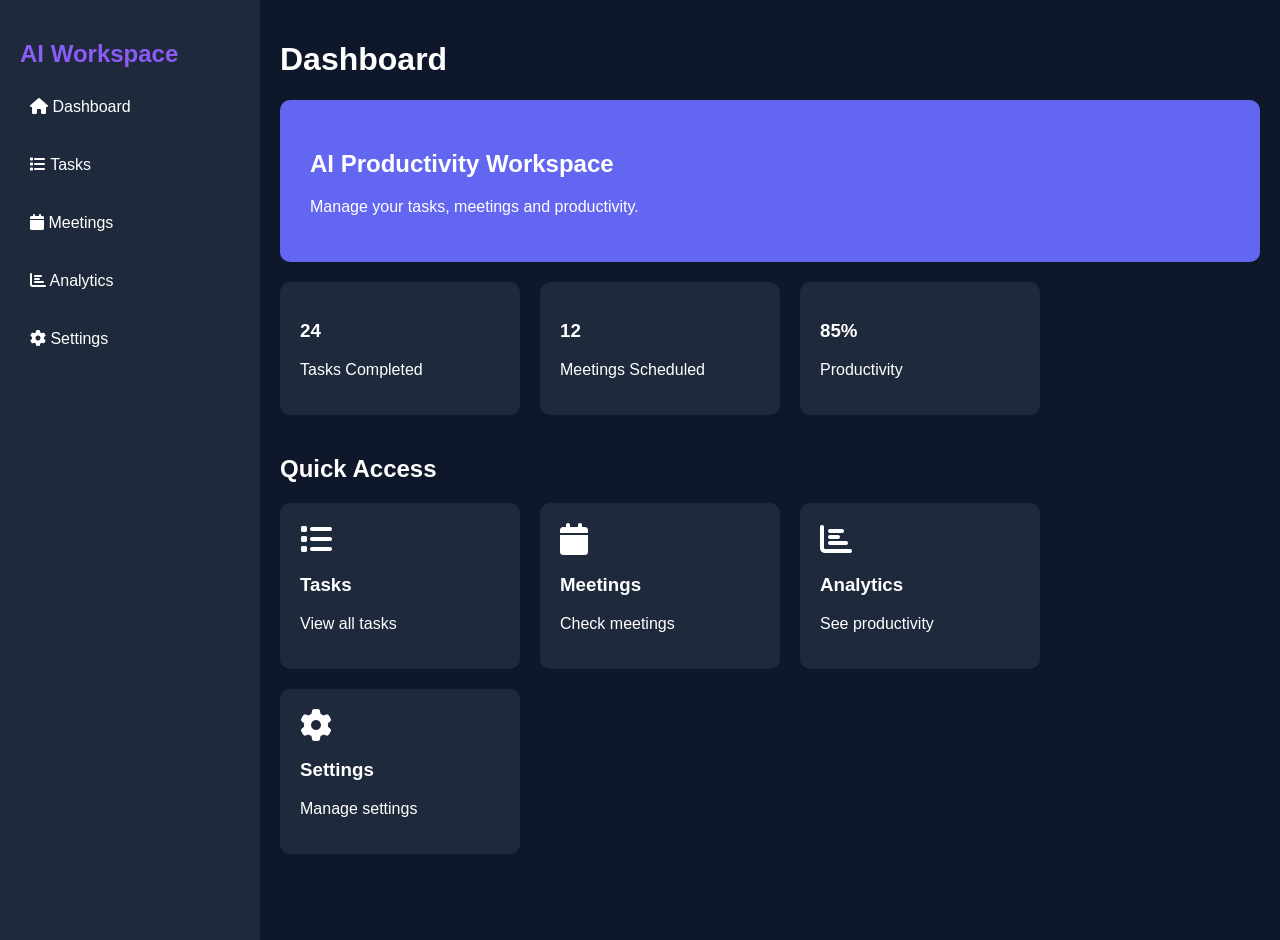
<file: index.html>
<!DOCTYPE html>
<html>

<head>

    <title>Dashboard</title>

    <!-- CONNECT CSS FILE -->

    <link rel="stylesheet" href="style.css">
    <!-- FONT AWESOME -->

    <link rel="stylesheet"
    href="https://cdnjs.cloudflare.com/ajax/libs/font-awesome/6.5.1/css/all.min.css">

</head>

<body>

    <div class="container">

        <!-- SIDEBAR -->

        <div class="sidebar">

            <h2>AI Workspace</h2>

            <!-- DASHBOARD PAGE -->

            <a href="index.html">
                <i class="fa fa-home"></i>
                Dashboard
            </a>

            <!-- TASKS PAGE -->

            <a href="tasks.html">
                <i class="fa fa-list"></i>
                Tasks
            </a>

            <!-- MEETINGS PAGE -->

            <a href="meetings.html">
                <i class="fa fa-calendar"></i>
                Meetings
            </a>

            <!-- ANALYTICS PAGE -->

            <a href="analytics.html">
                <i class="fa fa-chart-bar"></i>
                Analytics
            </a>

            <!-- SETTINGS PAGE -->

            <a href="settings.html">
                <i class="fa fa-gear"></i>
                Settings
            </a>

        </div>

        <!-- MAIN CONTENT -->

        <div class="main">

            <h1>Dashboard</h1>

            <!-- HERO SECTION -->

            <div class="hero">

                <h2>AI Productivity Workspace</h2>

                <p>
                    Manage your tasks, meetings and productivity.
                </p>

            </div>

            <!-- CARDS -->

            <div class="cards">

                <div class="card">

                    <h3>24</h3>

                    <p>Tasks Completed</p>

                </div>

                <div class="card">

                    <h3>12</h3>

                    <p>Meetings Scheduled</p>

                </div>

                <div class="card">

                    <h3>85%</h3>

                    <p>Productivity</p>

                </div>

            </div>

            <!-- QUICK LINKS -->

            <h2 style="margin-top:40px;">
                Quick Access
            </h2>

            <div class="cards">

                <!-- TASKS -->

                <a href="tasks.html"
                style="text-decoration:none; color:white;">

                    <div class="card">

                        <i class="fa fa-list fa-2x"></i>

                        <h3>Tasks</h3>

                        <p>View all tasks</p>

                    </div>

                </a>

                <!-- MEETINGS -->

                <a href="meetings.html"
                style="text-decoration:none; color:white;">

                    <div class="card">

                        <i class="fa fa-calendar fa-2x"></i>

                        <h3>Meetings</h3>

                        <p>Check meetings</p>

                    </div>

                </a>

                <!-- ANALYTICS -->

                <a href="analytics.html"
                style="text-decoration:none; color:white;">

                    <div class="card">

                        <i class="fa fa-chart-bar fa-2x"></i>

                        <h3>Analytics</h3>

                        <p>See productivity</p>

                    </div>

                </a>

                <!-- SETTINGS -->

                <a href="settings.html"
                style="text-decoration:none; color:white;">

                    <div class="card">

                        <i class="fa fa-gear fa-2x"></i>

                        <h3>Settings</h3>

                        <p>Manage settings</p>

                    </div>

                </a>

            </div>

        </div>

    </div>

</body>

</html>
</file>
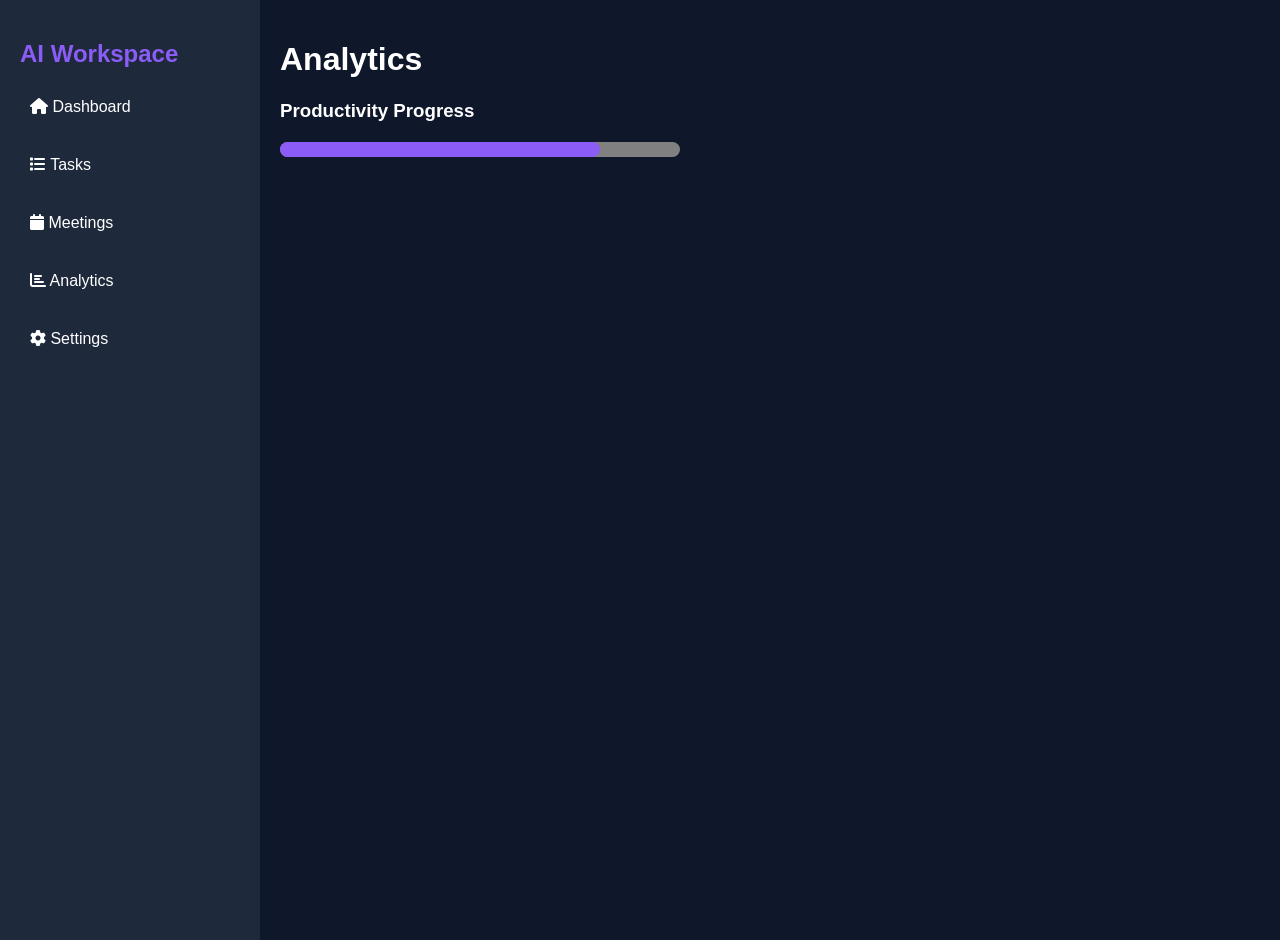
<file: analytics.html>
<!DOCTYPE html>
<html>

<head>

    <title>Analytics</title>

    <link rel="stylesheet" href="style.css">

    <link rel="stylesheet"
    href="https://cdnjs.cloudflare.com/ajax/libs/font-awesome/6.5.1/css/all.min.css">

</head>

<body>

<div class="container">

    <!-- SIDEBAR -->

    <div class="sidebar">

        <h2>AI Workspace</h2>

        <a href="index.html">
            <i class="fa fa-home"></i> Dashboard
        </a>

        <a href="tasks.html">
            <i class="fa fa-list"></i> Tasks
        </a>

        <a href="meetings.html">
            <i class="fa fa-calendar"></i> Meetings
        </a>

        <a href="analytics.html">
            <i class="fa fa-chart-bar"></i> Analytics
        </a>

        <a href="settings.html">
            <i class="fa fa-gear"></i> Settings
        </a>

    </div>

    <!-- MAIN -->

    <div class="main">

        <h1>Analytics</h1>

        <h3>Productivity Progress</h3>

        <div class="progress-bar">

            <div class="progress"></div>

        </div>

    </div>

</div>

</body>

</html>
</file>
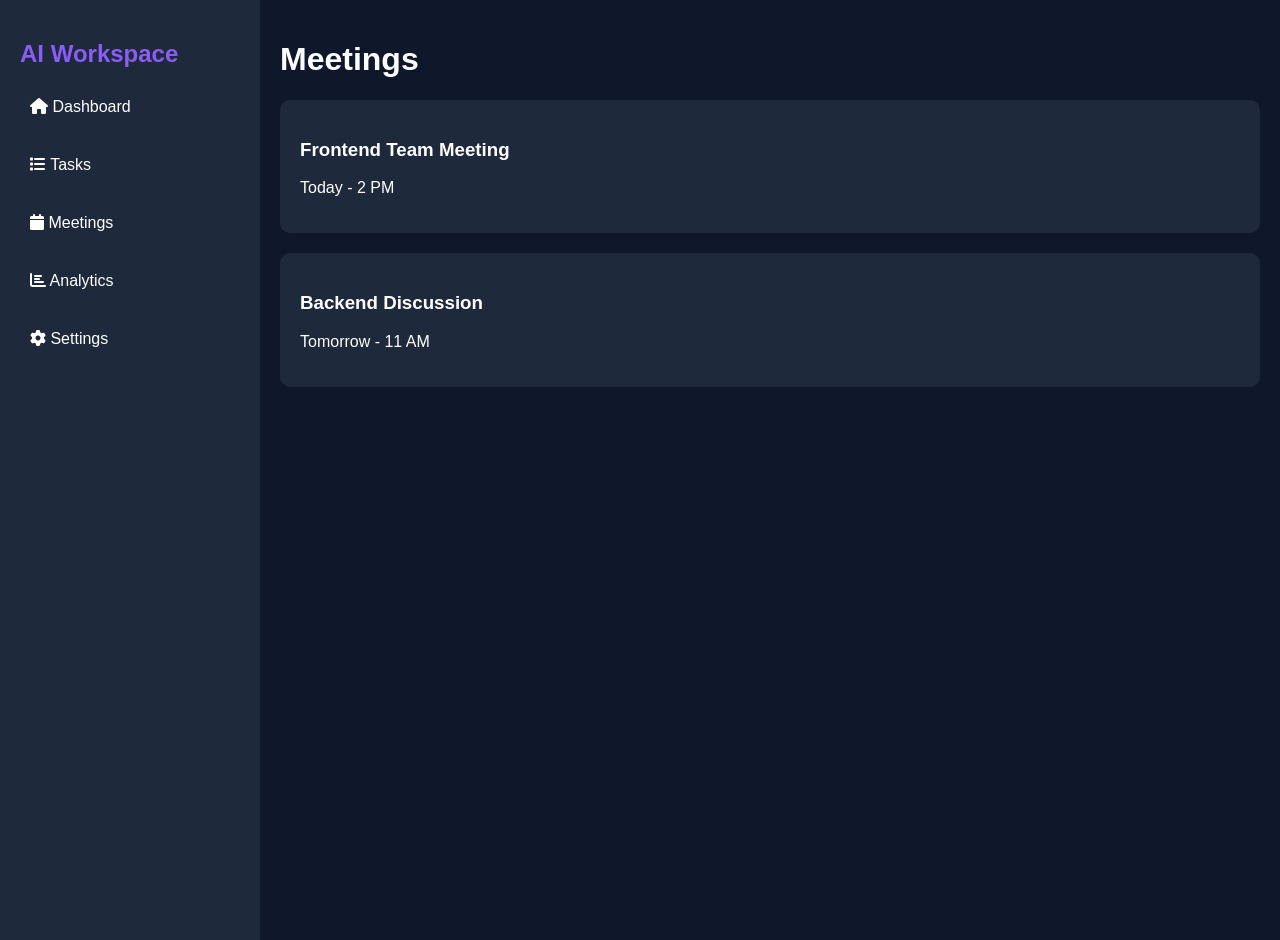
<file: meetings.html>
<!DOCTYPE html>
<html>

<head>

    <title>Meetings</title>

    <link rel="stylesheet" href="style.css">

    <link rel="stylesheet"
    href="https://cdnjs.cloudflare.com/ajax/libs/font-awesome/6.5.1/css/all.min.css">

</head>

<body>

<div class="container">

    <!-- SIDEBAR -->

    <div class="sidebar">

        <h2>AI Workspace</h2>

        <a href="index.html">
            <i class="fa fa-home"></i> Dashboard
        </a>

        <a href="tasks.html">
            <i class="fa fa-list"></i> Tasks
        </a>

        <a href="meetings.html">
            <i class="fa fa-calendar"></i> Meetings
        </a>

        <a href="analytics.html">
            <i class="fa fa-chart-bar"></i> Analytics
        </a>

        <a href="settings.html">
            <i class="fa fa-gear"></i> Settings
        </a>

    </div>

    <!-- MAIN -->

    <div class="main">

        <h1>Meetings</h1>

        <div class="meeting-card">

            <h3>Frontend Team Meeting</h3>

            <p>Today - 2 PM</p>

        </div>

        <div class="meeting-card">

            <h3>Backend Discussion</h3>

            <p>Tomorrow - 11 AM</p>

        </div>

    </div>

</div>

</body>

</html>
</file>
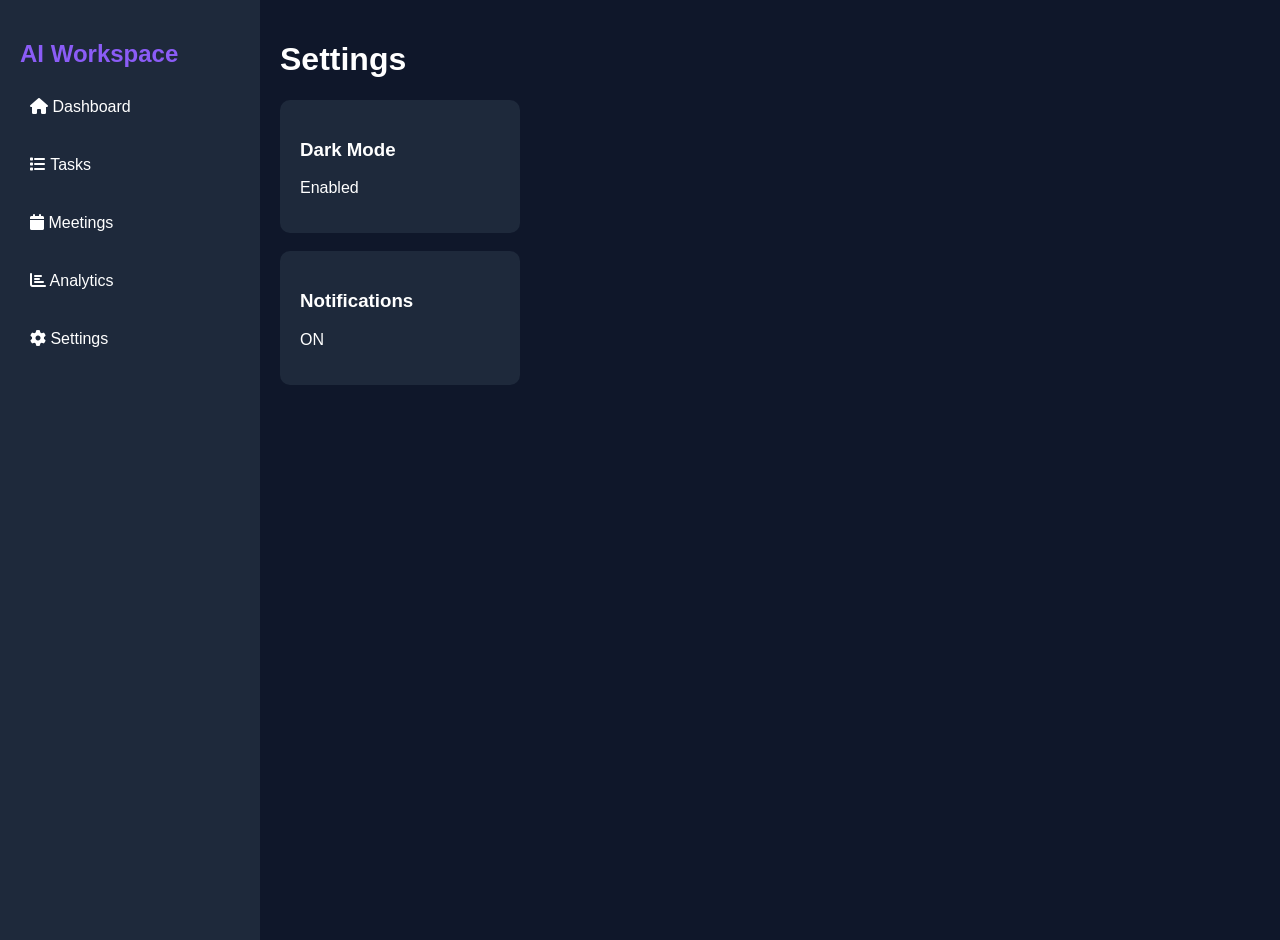
<file: settings.html>
<!DOCTYPE html>
<html>

<head>

    <title>Settings</title>

    <link rel="stylesheet" href="style.css">

    <link rel="stylesheet"
    href="https://cdnjs.cloudflare.com/ajax/libs/font-awesome/6.5.1/css/all.min.css">

</head>

<body>

<div class="container">

    <!-- SIDEBAR -->

    <div class="sidebar">

        <h2>AI Workspace</h2>

        <a href="index.html">
            <i class="fa fa-home"></i> Dashboard
        </a>

        <a href="tasks.html">
            <i class="fa fa-list"></i> Tasks
        </a>

        <a href="meetings.html">
            <i class="fa fa-calendar"></i> Meetings
        </a>

        <a href="analytics.html">
            <i class="fa fa-chart-bar"></i> Analytics
        </a>

        <a href="settings.html">
            <i class="fa fa-gear"></i> Settings
        </a>

    </div>

    <!-- MAIN -->

    <div class="main">

        <h1>Settings</h1>

        <div class="card">

            <h3>Dark Mode</h3>

            <p>Enabled</p>

        </div>

        <br>

        <div class="card">

            <h3>Notifications</h3>

            <p>ON</p>

        </div>

    </div>

</div>

</body>

</html>
</file>
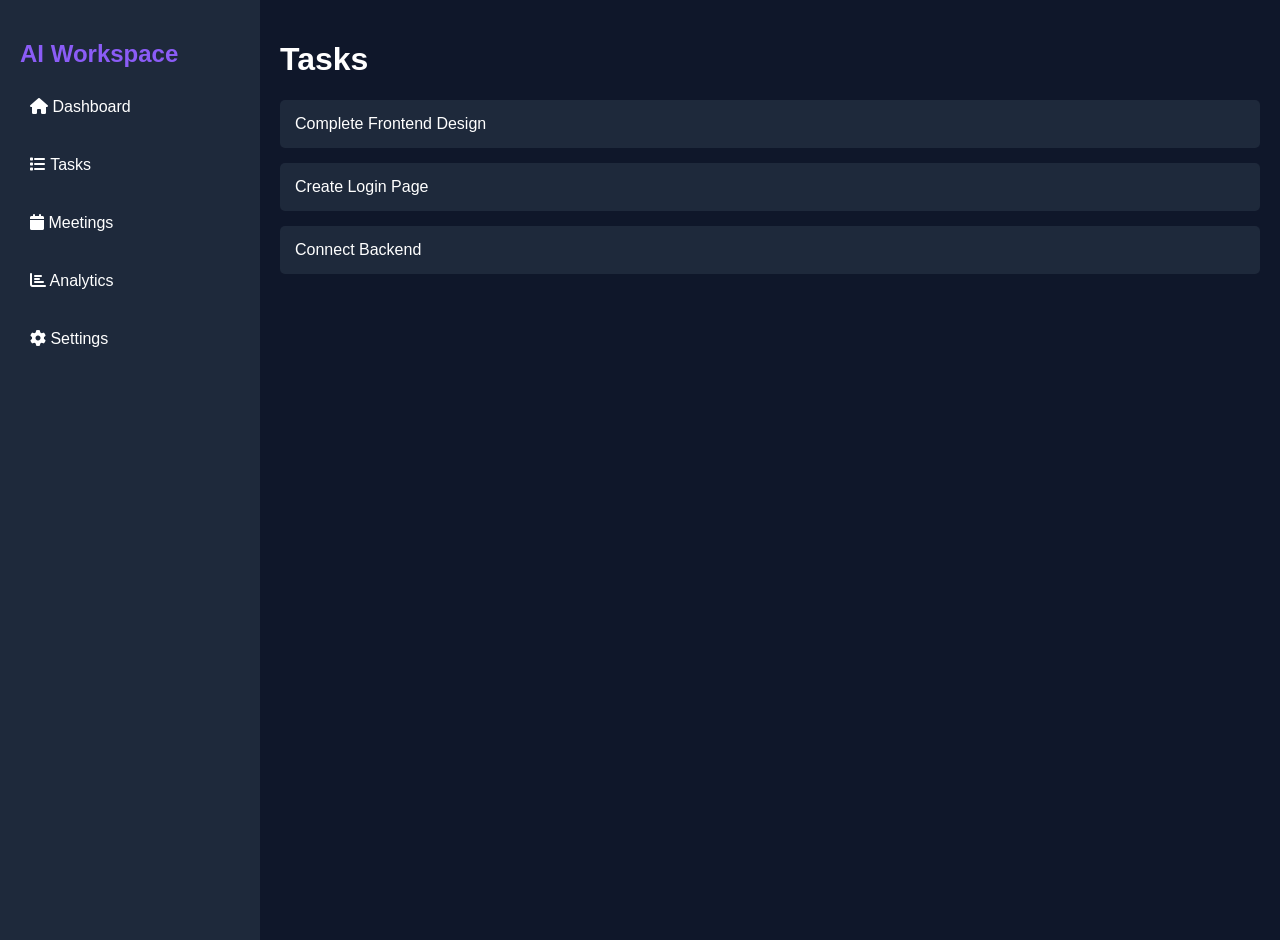
<file: tasks.html>
<!DOCTYPE html>
<html>

<head>

    <title>Tasks</title>

    <link rel="stylesheet" href="style.css">

    <link rel="stylesheet"
    href="https://cdnjs.cloudflare.com/ajax/libs/font-awesome/6.5.1/css/all.min.css">

</head>

<body>

<div class="container">

    <!-- SIDEBAR -->

    <div class="sidebar">

        <h2>AI Workspace</h2>

        <a href="index.html">
            <i class="fa fa-home"></i> Dashboard
        </a>

        <a href="tasks.html">
            <i class="fa fa-list"></i> Tasks
        </a>

        <a href="meetings.html">
            <i class="fa fa-calendar"></i> Meetings
        </a>

        <a href="analytics.html">
            <i class="fa fa-chart-bar"></i> Analytics
        </a>

        <a href="settings.html">
            <i class="fa fa-gear"></i> Settings
        </a>

    </div>

    <!-- MAIN -->

    <div class="main">

        <h1>Tasks</h1>

        <div class="task-box">

            <div class="task">
                Complete Frontend Design
            </div>

            <div class="task">
                Create Login Page
            </div>

            <div class="task">
                Connect Backend
            </div>

        </div>

    </div>

</div>

</body>

</html>
</file>
<file: style.css>
/* BODY */

body{
    margin:0;
    font-family:Arial;
    background-color:#0f172a;
    color:white;
}

/* CONTAINER */

.container{
    display:flex;
}

/* SIDEBAR */

.sidebar{
    width:220px;
    height:100vh;
    background-color:#1e293b;
    padding:20px;
}

.sidebar h2{
    color:#8b5cf6;
}

.sidebar a{
    display:block;
    color:white;
    text-decoration:none;
    margin-top:20px;
    padding:10px;
    border-radius:5px;
}

.sidebar a:hover{
    background-color:#8b5cf6;
}

/* MAIN */

.main{
    flex:1;
    padding:20px;
}

/* HERO */

.hero{
    background-color:#6366f1;
    padding:30px;
    border-radius:10px;
    margin-top:20px;
}

/* CARDS */

.cards{
    display:flex;
    gap:20px;
    margin-top:20px;
    flex-wrap:wrap;
}

.card{
    background-color:#1e293b;
    padding:20px;
    width:200px;
    border-radius:10px;
}

/* TASKS */

.task-box{
    margin-top:20px;
}

.task{
    background-color:#1e293b;
    padding:15px;
    border-radius:5px;
    margin-top:15px;
}

/* MEETING */

.meeting-card{
    background-color:#1e293b;
    padding:20px;
    border-radius:10px;
    margin-top:20px;
}

/* ANALYTICS */

.progress-bar{
    width:400px;
    height:15px;
    background-color:gray;
    border-radius:10px;
    margin-top:20px;
}

.progress{
    width:80%;
    height:15px;
    background-color:#8b5cf6;
    border-radius:10px;
}
</file>
